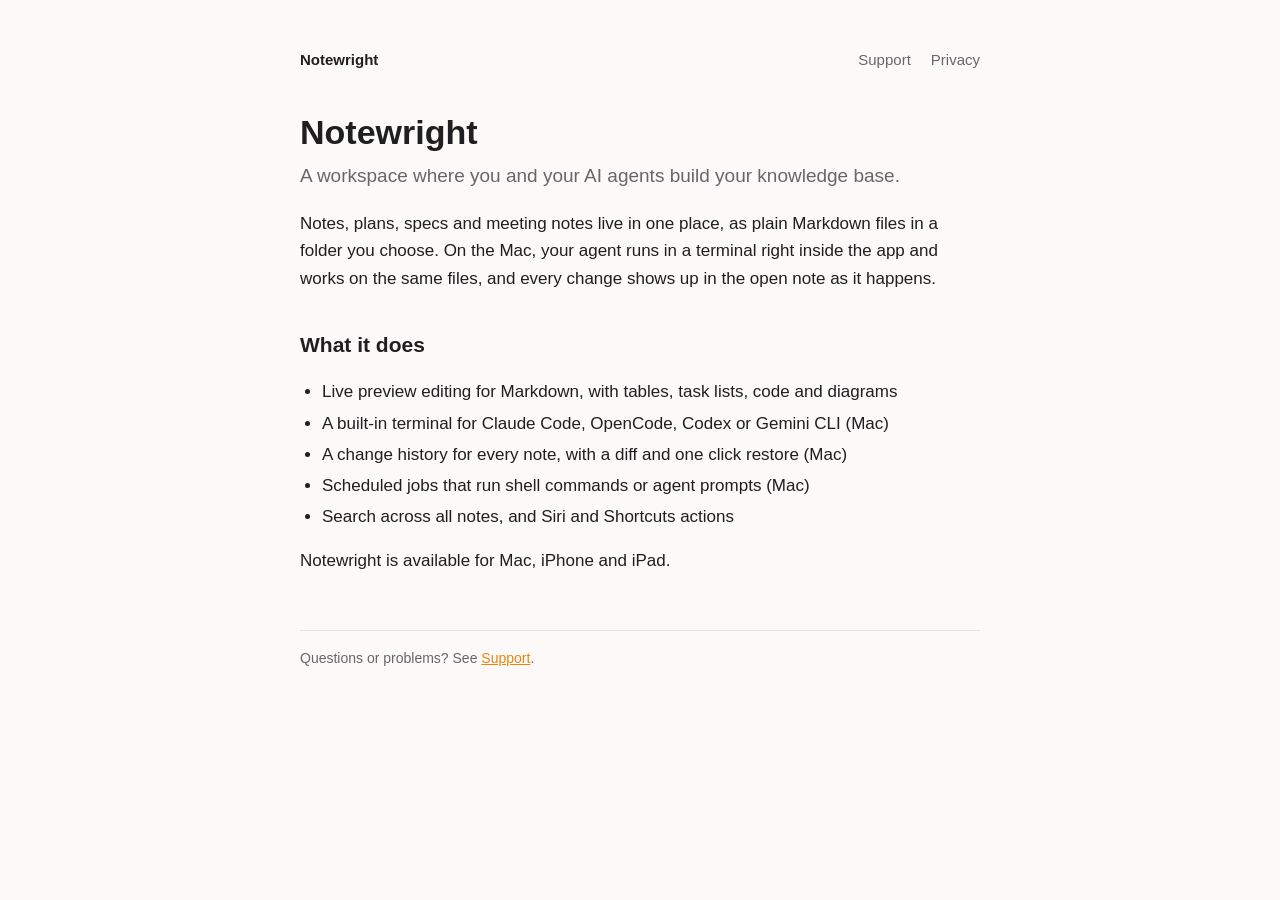
<file: docs/index.html>
<!doctype html>
<html lang="en">
<head>
<meta charset="utf-8">
<meta name="viewport" content="width=device-width, initial-scale=1">
<title>Notewright</title>
<meta name="description" content="A workspace where you and your AI agents build your knowledge base.">
<link rel="stylesheet" href="style.css">
</head>
<body>
<main>
<nav><a class="brand" href="./">Notewright</a><a href="support.html">Support</a><a href="privacy.html">Privacy</a></nav>
<h1>Notewright</h1>
<p class="lead">A workspace where you and your AI agents build your knowledge base.</p>
<p>Notes, plans, specs and meeting notes live in one place, as plain Markdown files in a folder you choose. On the Mac, your agent runs in a terminal right inside the app and works on the same files, and every change shows up in the open note as it happens.</p>
<h2>What it does</h2>
<ul>
<li>Live preview editing for Markdown, with tables, task lists, code and diagrams</li>
<li>A built-in terminal for Claude Code, OpenCode, Codex or Gemini CLI (Mac)</li>
<li>A change history for every note, with a diff and one click restore (Mac)</li>
<li>Scheduled jobs that run shell commands or agent prompts (Mac)</li>
<li>Search across all notes, and Siri and Shortcuts actions</li>
</ul>
<p>Notewright is available for Mac, iPhone and iPad.</p>
<footer>Questions or problems? See <a href="support.html">Support</a>.</footer>
</main>
</body>
</html>
</file>
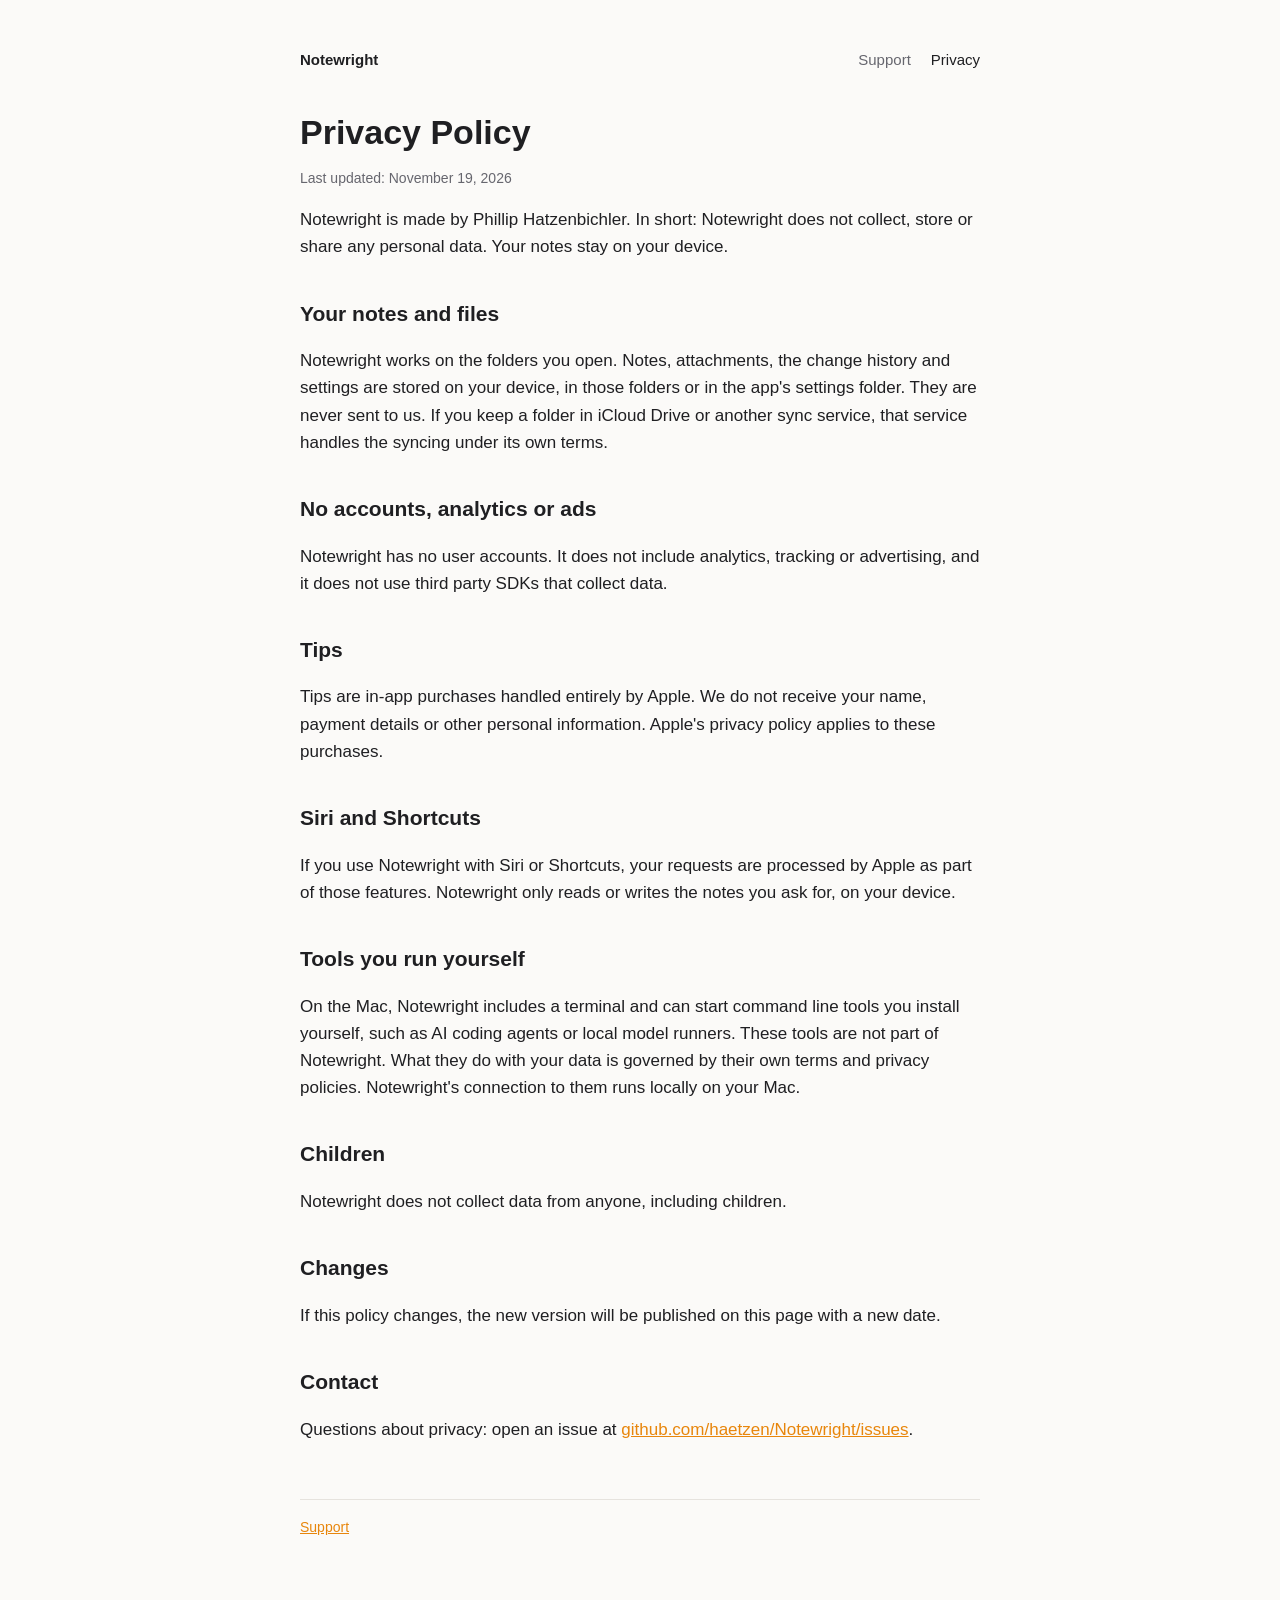
<file: docs/privacy.html>
<!doctype html>
<html lang="en">
<head>
<meta charset="utf-8">
<meta name="viewport" content="width=device-width, initial-scale=1">
<title>Notewright Privacy Policy</title>
<link rel="stylesheet" href="style.css">
</head>
<body>
<main>
<nav><a class="brand" href="./">Notewright</a><a href="support.html">Support</a><a class="current" href="privacy.html">Privacy</a></nav>
<h1>Privacy Policy</h1>
<p class="small">Last updated: November 19, 2026</p>
<p>Notewright is made by Phillip Hatzenbichler. In short: Notewright does not collect, store or share any personal data. Your notes stay on your device.</p>

<h2>Your notes and files</h2>
<p>Notewright works on the folders you open. Notes, attachments, the change history and settings are stored on your device, in those folders or in the app's settings folder. They are never sent to us. If you keep a folder in iCloud Drive or another sync service, that service handles the syncing under its own terms.</p>

<h2>No accounts, analytics or ads</h2>
<p>Notewright has no user accounts. It does not include analytics, tracking or advertising, and it does not use third party SDKs that collect data.</p>

<h2>Tips</h2>
<p>Tips are in-app purchases handled entirely by Apple. We do not receive your name, payment details or other personal information. Apple's privacy policy applies to these purchases.</p>

<h2>Siri and Shortcuts</h2>
<p>If you use Notewright with Siri or Shortcuts, your requests are processed by Apple as part of those features. Notewright only reads or writes the notes you ask for, on your device.</p>

<h2>Tools you run yourself</h2>
<p>On the Mac, Notewright includes a terminal and can start command line tools you install yourself, such as AI coding agents or local model runners. These tools are not part of Notewright. What they do with your data is governed by their own terms and privacy policies. Notewright's connection to them runs locally on your Mac.</p>

<h2>Children</h2>
<p>Notewright does not collect data from anyone, including children.</p>

<h2>Changes</h2>
<p>If this policy changes, the new version will be published on this page with a new date.</p>

<h2>Contact</h2>
<p>Questions about privacy: open an issue at <a href="https://github.com/haetzen/Notewright/issues">github.com/haetzen/Notewright/issues</a>.</p>
<footer><a href="support.html">Support</a></footer>
</main>
</body>
</html>
</file>
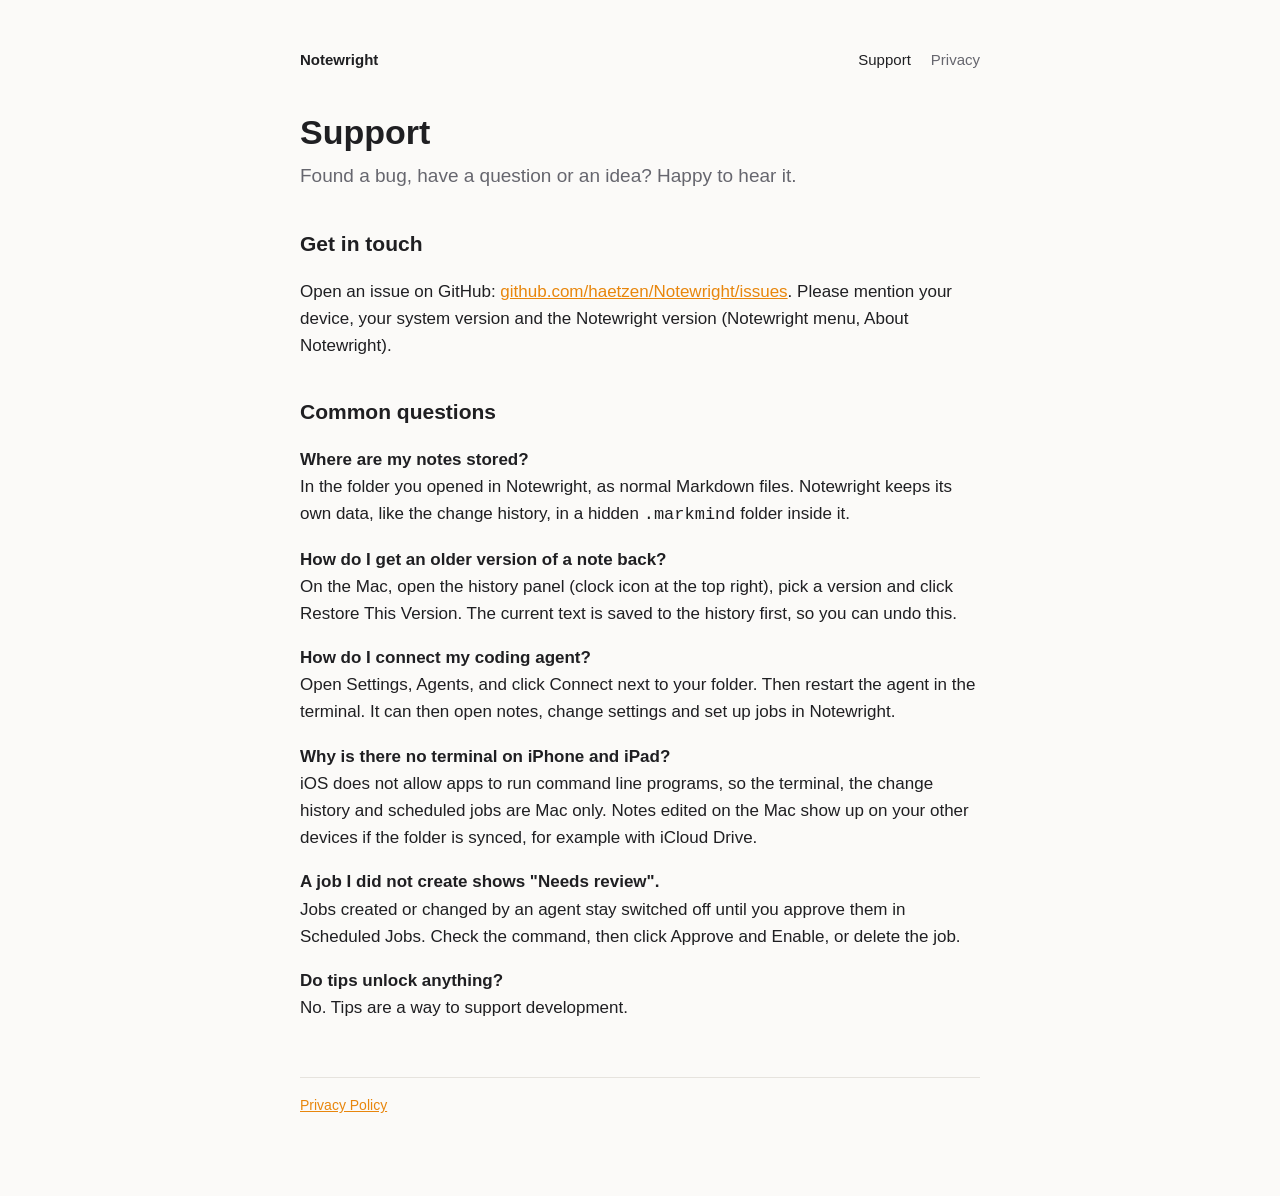
<file: docs/support.html>
<!doctype html>
<html lang="en">
<head>
<meta charset="utf-8">
<meta name="viewport" content="width=device-width, initial-scale=1">
<title>Notewright Support</title>
<link rel="stylesheet" href="style.css">
</head>
<body>
<main>
<nav><a class="brand" href="./">Notewright</a><a class="current" href="support.html">Support</a><a href="privacy.html">Privacy</a></nav>
<h1>Support</h1>
<p class="lead">Found a bug, have a question or an idea? Happy to hear it.</p>
<h2>Get in touch</h2>
<p>Open an issue on GitHub: <a href="https://github.com/haetzen/Notewright/issues">github.com/haetzen/Notewright/issues</a>. Please mention your device, your system version and the Notewright version (Notewright menu, About Notewright).</p>

<h2>Common questions</h2>
<p><strong>Where are my notes stored?</strong><br>
In the folder you opened in Notewright, as normal Markdown files. Notewright keeps its own data, like the change history, in a hidden <code>.markmind</code> folder inside it.</p>

<p><strong>How do I get an older version of a note back?</strong><br>
On the Mac, open the history panel (clock icon at the top right), pick a version and click Restore This Version. The current text is saved to the history first, so you can undo this.</p>

<p><strong>How do I connect my coding agent?</strong><br>
Open Settings, Agents, and click Connect next to your folder. Then restart the agent in the terminal. It can then open notes, change settings and set up jobs in Notewright.</p>

<p><strong>Why is there no terminal on iPhone and iPad?</strong><br>
iOS does not allow apps to run command line programs, so the terminal, the change history and scheduled jobs are Mac only. Notes edited on the Mac show up on your other devices if the folder is synced, for example with iCloud Drive.</p>

<p><strong>A job I did not create shows "Needs review".</strong><br>
Jobs created or changed by an agent stay switched off until you approve them in Scheduled Jobs. Check the command, then click Approve and Enable, or delete the job.</p>

<p><strong>Do tips unlock anything?</strong><br>
No. Tips are a way to support development.</p>
<footer><a href="privacy.html">Privacy Policy</a></footer>
</main>
</body>
</html>
</file>
<file: docs/style.css>
:root { --bg: #fbfaf8; --text: #1f1f22; --muted: #66666e; --accent: #e8860c; --border: #e6e3de; }
@media (prefers-color-scheme: dark) { :root { --bg: #1c1c1f; --text: #ececee; --muted: #9a9aa3; --accent: #ff9f2e; --border: #333338; } }
* { box-sizing: border-box; }
body { margin: 0; background: var(--bg); color: var(--text); font: 17px/1.6 -apple-system, BlinkMacSystemFont, "Segoe UI", sans-serif; }
main { max-width: 720px; margin: 0 auto; padding: 48px 20px 80px; }
nav { display: flex; gap: 20px; margin-bottom: 40px; font-size: 15px; }
nav a { color: var(--muted); text-decoration: none; }
nav a:hover, nav a.current { color: var(--text); }
nav .brand { color: var(--text); font-weight: 650; margin-right: auto; }
h1 { font-size: 34px; line-height: 1.2; margin: 0 0 8px; }
h2 { font-size: 21px; margin: 36px 0 8px; }
p.lead { font-size: 19px; color: var(--muted); margin-top: 0; }
a { color: var(--accent); }
ul { padding-left: 22px; }
li { margin: 4px 0; }
.small { color: var(--muted); font-size: 14px; }
footer { margin-top: 56px; padding-top: 16px; border-top: 1px solid var(--border); color: var(--muted); font-size: 14px; }
</file>
